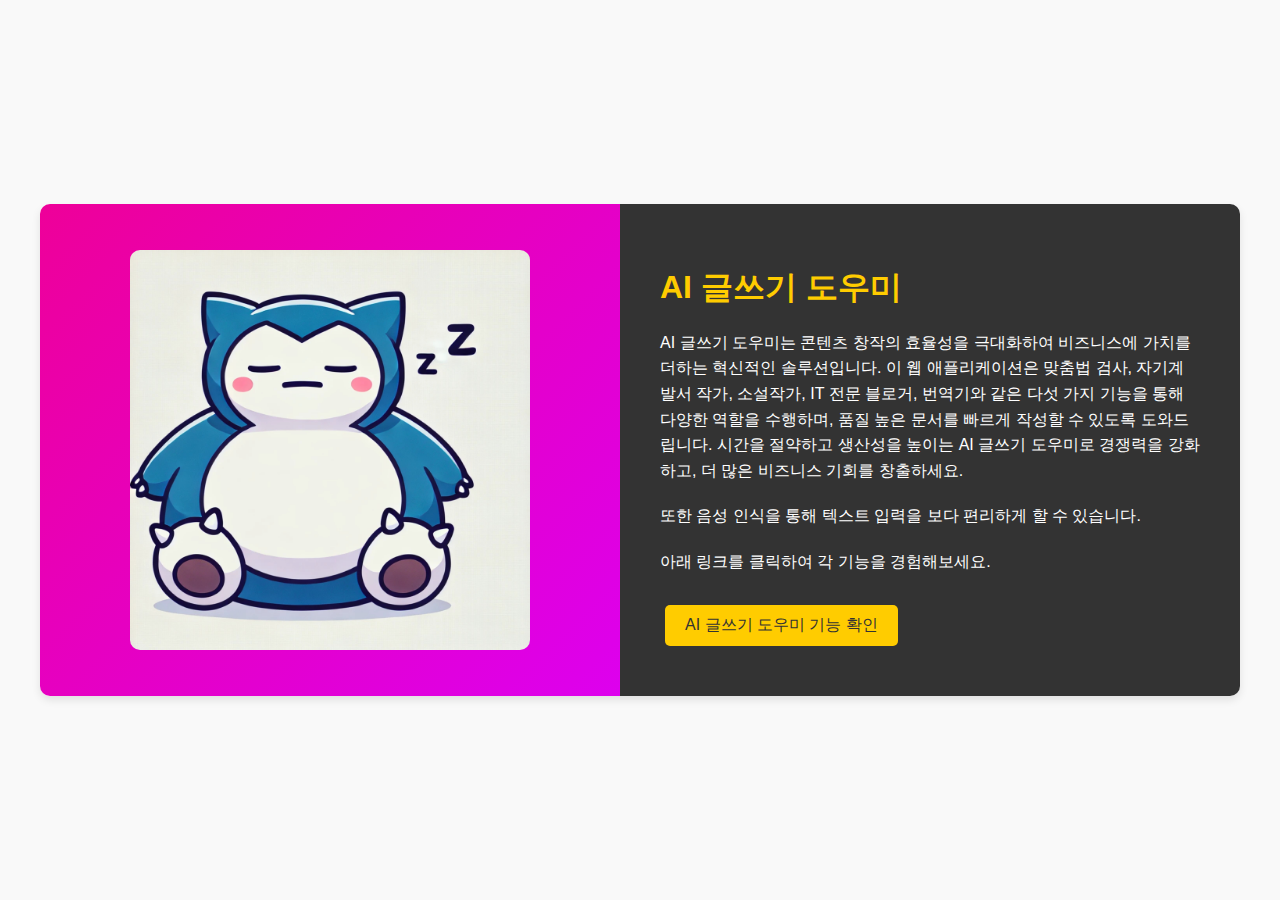
<file: index.html>
<!DOCTYPE html>
<html lang="ko">
<head>
    <meta charset="UTF-8">
    <meta name="viewport" content="width=device-width, initial-scale=1.0">
    <title>ChatGPT_AI Writing Assistant</title>
    <link rel="stylesheet" href="style.css">
</head>
<body>
    <div class="container">
        <div class="image-section">
            <img src="./img/시그니처.jpg" alt="시그니처 이미지">
        </div>
        <div class="text-section">
            <h1>AI 글쓰기 도우미</h1>
            <p>
                AI 글쓰기 도우미는 콘텐츠 창작의 효율성을 극대화하여 비즈니스에 가치를 더하는 혁신적인 솔루션입니다. 이 웹 애플리케이션은 맞춤법 검사, 자기계발서 작가, 소설작가, IT 전문 블로거, 번역기와 같은 다섯 가지 기능을 통해 다양한 역할을 수행하며, 품질 높은 문서를 빠르게 작성할 수 있도록 도와드립니다. 시간을 절약하고 생산성을 높이는 AI 글쓰기 도우미로 경쟁력을 강화하고, 더 많은 비즈니스 기회를 창출하세요.
            </p>
            <p>또한 음성 인식을 통해 텍스트 입력을 보다 편리하게 할 수 있습니다.</p>
            <p>아래 링크를 클릭하여 각 기능을 경험해보세요.</p>
            <div>
                <a href="./function/index.html" target="_blank">AI 글쓰기 도우미 기능 확인</a>
            </div>
        </div>
    </div>
</body>
</html>
</file>
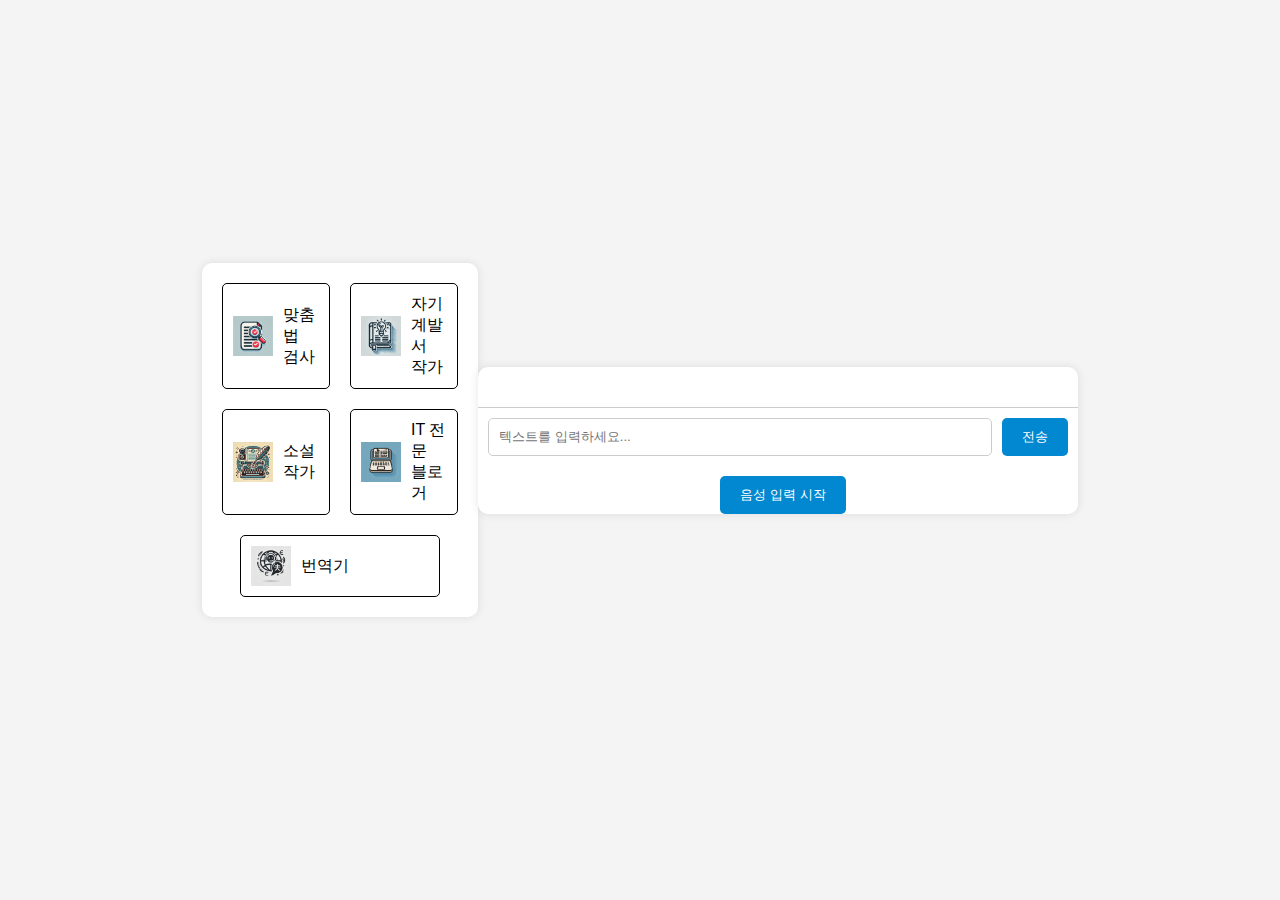
<file: function/index.html>
<!DOCTYPE html>
<html lang="en">
<head>
    <meta charset="UTF-8">
    <meta name="viewport" content="width=device-width, initial-scale=1.0">
    <title>AI 글쓰기 도우미</title>
    <link rel="stylesheet" href="styles.css">
</head>
<body>
    <div id="role-container">
        <!-- 역할 선택 옵션 -->
        <div class="role-option" onclick="selectRole('grammar-checker', '저는 텍스트의 맞춤법과 문법을 검사할 수 있습니다.')">
            <img src="../img/맞춤법검사.jpg" alt="Grammar Checker">
            <span>맞춤법 검사</span>
        </div>
        <div class="role-option" onclick="selectRole('self-help-author', '저는 동기 부여와 영감을 주는 조언을 제공할 수 있습니다.')">
            <img src="../img/자기계발서.jpg" alt="Self-help Author">
            <span>자기계발서 작가</span>
        </div>
        <div class="role-option" onclick="selectRole('novelist', '저는 흥미로운 이야기를 만들어 낼 수 있습니다.')">
            <img src="../img/소설.jpg" alt="Novelist">
            <span>소설작가</span>
        </div>
        <div class="role-option" onclick="selectRole('it-blogger', '저는 IT 주제에 대한 상세하고 통찰력 있는 내용을 제공할 수 있습니다.')">
            <img src="../img/블로그.jpg" alt="IT Blogger">
            <span>IT 전문 블로거</span>
        </div>
        <div class="role-option" onclick="selectRole('translator', '저는 텍스트를 다양한 언어로 번역할 수 있습니다.')">
            <img src="../img/번역기.jpg" alt="Translator">
            <span>번역기</span>
        </div>
    </div>

    <div id="chat-container">
        <div id="chat-box"></div>
        <div id="input-container">
            <input type="text" id="user-input" placeholder="텍스트를 입력하세요..." onkeydown="handleKeyDown(event)">
            <button id="send-button" onclick="sendRequest()">전송</button>
        </div>
        <div id="audio-container">
            <button id="toggle-record-btn" onclick="toggleRecording()">음성 입력 시작</button>
            <div id="visualizer" style="display: none;">음성 인식 중...</div>
        </div>
    </div>
    <script type="text/javascript" src="scripts.js"></script>
</body>
</html>
</file>
<file: style.css>
body {
    font-family: Arial, sans-serif;
    margin: 0;
    padding: 0;
    background-color: #f9f9f9;
    color: #333;
    display: flex;
    justify-content: center;
    align-items: center;
    min-height: 100vh;
    flex-direction: column;
}

.container {
    display: flex;
    flex-direction: column;
    max-width: 100%;
    width: 100%;
    background: #fff;
    border-radius: 10px;
    box-shadow: 0 4px 8px rgba(0, 0, 0, 0.1);
    overflow: hidden;
    margin: 20px;
}

.image-section {
    width: 100%;
    background: linear-gradient(135deg, #e09, #d0e);
    display: flex;
    justify-content: center;
    align-items: center;
    padding: 20px;
}

.image-section img {
    width: 100%;
    height: auto;
    max-width: 400px;
    border-radius: 10px;
}

.text-section {
    padding: 20px;
    background-color: #333;
    color: #fff;
    text-align: center;
}

h1 {
    color: #ffcc00;
    margin-bottom: 20px;
}

p {
    line-height: 1.6;
    margin-bottom: 20px;
}

a {
    display: inline-block;
    margin: 10px 5px;
    text-decoration: none;
    color: #333;
    background-color: #ffcc00;
    padding: 10px 20px;
    border-radius: 5px;
    transition: background-color 0.3s, color 0.3s;
}

a:hover {
    background-color: #333;
    color: #ffcc00;
}

@media (min-width: 768px) {
    .container {
        flex-direction: row;
        max-width: 1200px;
    }

    .text-section {
        flex: 1;
        padding: 40px;
        text-align: left;
    }

    .image-section {
        flex: 1;
    }
}
</file>
<file: function/styles.css>
/* 기본 스타일 설정 */
body {
    font-family: Arial, sans-serif;
    margin: 0;
    padding: 0;
    display: flex;
    flex-direction: column;
    justify-content: center;
    align-items: center;
    min-height: 100vh;
    background-color: var(--background-color);
    color: var(--text-color);
    transition: background-color 0.3s, color 0.3s;
}

/* 색상 변수 설정 */
:root {
    --background-color: #f4f4f4;
    --text-color: #000;
    --container-bg-color: #fff;
    --accent-color: #0288d1;
}

/* 역할 선택 컨테이너 스타일 */
#role-container {
    width: 90%;
    max-width: 600px;
    background: var(--container-bg-color);
    box-shadow: 0 0 10px rgba(0,0,0,0.1);
    border-radius: 10px;
    overflow: hidden;
    display: flex;
    flex-wrap: wrap;
    justify-content: space-around;
    padding: 10px;
    margin-bottom: 20px;
}

/* 역할 옵션 스타일 */
.role-option {
    display: flex;
    align-items: center;
    margin: 10px;
    cursor: pointer;
    border: 1px solid var(--text-color);
    border-radius: 5px;
    padding: 10px;
    transition: background-color 0.3s;
    flex: 1 1 calc(50% - 20px);
    box-sizing: border-box;
    max-width: 200px;
}

.role-option:hover {
    background-color: var(--accent-color);
    color: #fff;
}

.role-option img {
    width: 40px;
    height: 40px;
    margin-right: 10px;
}

/* 채팅 컨테이너 스타일 */
#chat-container {
    width: 90%;
    max-width: 600px;
    background: var(--container-bg-color);
    box-shadow: 0 0 10px rgba(0,0,0,0.1);
    border-radius: 10px;
    overflow: hidden;
    display: flex;
    flex-direction: column;
    margin-bottom: 20px;
}

/* 채팅 박스 스타일 */
#chat-box {
    flex: 1;
    overflow-y: auto;
    padding: 20px;
    border-bottom: 1px solid #ccc;
    display: flex;
    flex-direction: column;
    height: 200px;
}

.message {
    margin: 10px 0;
    padding: 10px;
    border-radius: 10px;
    position: relative;
    max-width: 75%;
    word-wrap: break-word;
}

.user-message {
    background-color: #e1f5fe;
    text-align: right;
    align-self: flex-end;
    border-top-right-radius: 0;
}

.user-message::after {
    content: "";
    position: absolute;
    top: 10px;
    right: -10px;
    width: 0;
    height: 0;
    border-left: 10px solid #e1f5fe;
    border-top: 10px solid transparent;
    border-bottom: 10px solid transparent;
}

.assistant-message {
    background-color: #fff9c4;
    text-align: left;
    align-self: flex-start;
    border-top-left-radius: 0;
}

.assistant-message::after {
    content: "";
    position: absolute;
    top: 10px;
    left: -10px;
    width: 0;
    height: 0;
    border-right: 10px solid #fff9c4;
    border-top: 10px solid transparent;
    border-bottom: 10px solid transparent;
}

/* 입력 컨테이너 스타일 */
#input-container {
    display: flex;
    padding: 10px;
}

#user-input {
    flex: 1;
    padding: 10px;
    border: 1px solid #ccc;
    border-radius: 5px;
}

#send-button, #toggle-record-btn {
    padding: 10px 20px;
    background-color: var(--accent-color);
    color: #fff;
    border: none;
    border-radius: 5px;
    margin-left: 10px;
    cursor: pointer;
}

/* 음성 입력 컨테이너 스타일 */
#audio-container {
    display: flex;
    justify-content: center;
    align-items: center;
    margin-top: 10px;
}

#visualizer {
    background-color: var(--accent-color);
    color: white;
    padding: 10px;
    border-radius: 5px;
    margin-top: 10px;
    text-align: center;
    font-weight: bold;
    animation: blink 1s infinite;
}

@keyframes blink {
    50% {
        opacity: 0.5;
    }
}

@media (min-width: 768px) {
    /* 테블릿 이상의 화면에서 레이아웃 변경 */
    body {
        flex-direction: row;
    }

    #role-container {
        width: 20%;
    }

    #chat-container {
        width: 75%;
    }
}
</file>
